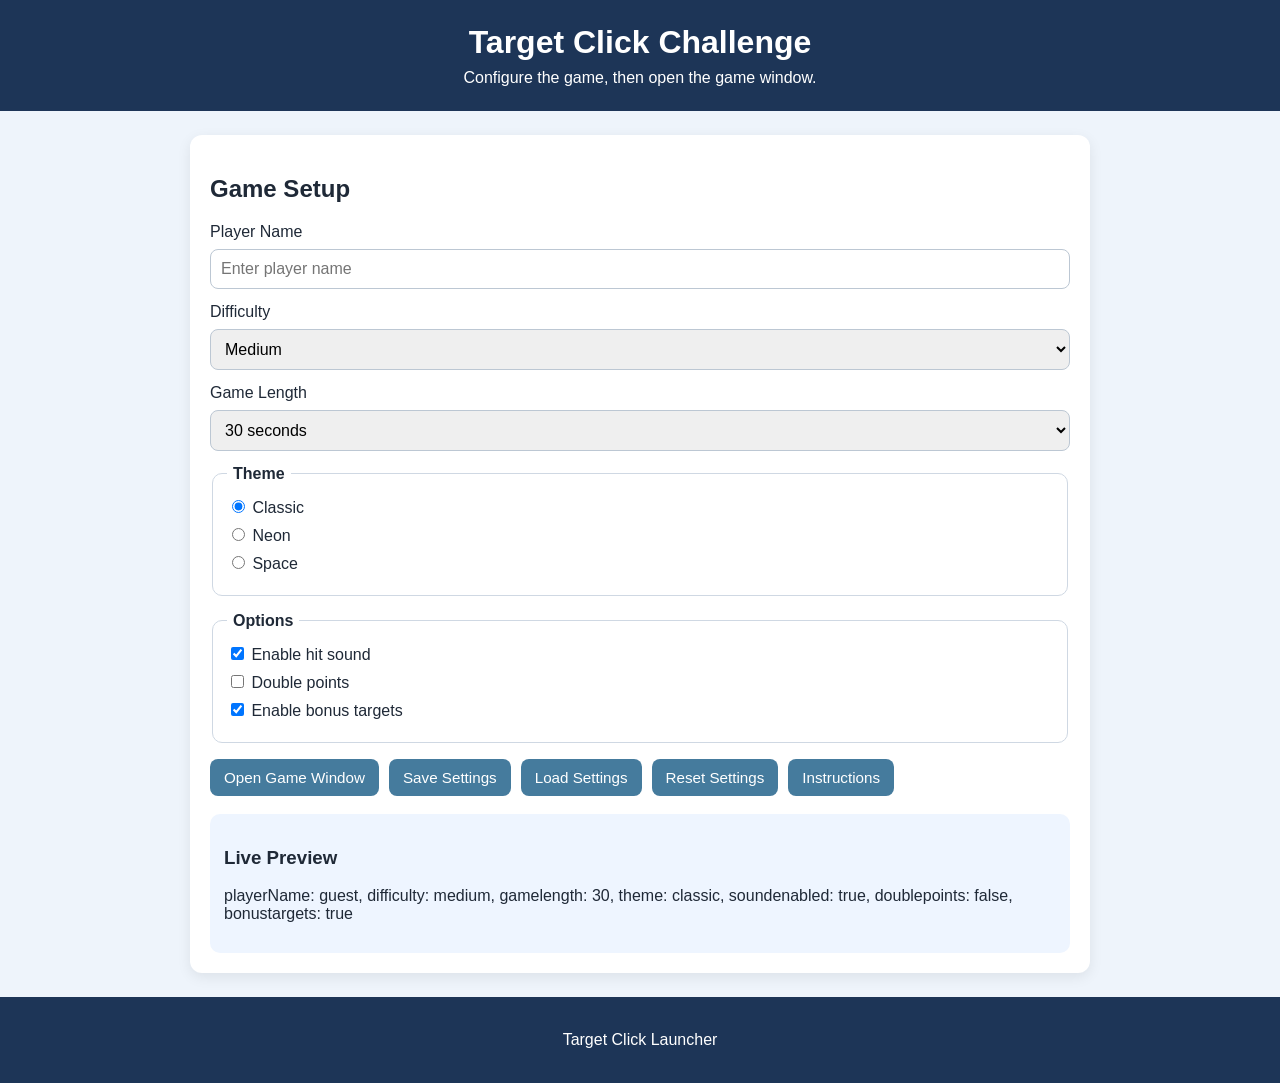
<file: index.html>
<!doctype html>
<html lang="en">
  <head>
    <meta charset="UTF-8" />
    <meta name="viewport" content="width=device-width, initial-scale=1.0" />
    <title>Target Click Launcher</title>
    <link rel="stylesheet" href="styles.css" />
  </head>
  <body>
    <header class="page-header">
      <h1>Target Click Challenge</h1>
      <p>Configure the game, then open the game window.</p>
    </header>

    <main class="container">
      <section class="card">
        <h2>Game Setup</h2>

        <form id="setupForm">
          <div class="form-row">
            <label for="playerName">Player Name</label>
            <input
              type="text"
              id="playerName"
              name="playerName"
              maxlength="20"
              placeholder="Enter player name"
            />
          </div>

          <div class="form-row">
            <label for="difficulty">Difficulty</label>
            <select id="difficulty" name="difficulty">
              <option value="easy">Easy</option>
              <option value="medium" selected>Medium</option>
              <option value="hard">Hard</option>
            </select>
          </div>

          <div class="form-row">
            <label for="gameLength">Game Length</label>
            <select id="gameLength" name="gameLength">
              <option value="20">20 seconds</option>
              <option value="30" selected>30 seconds</option>
              <option value="45">45 seconds</option>
            </select>
          </div>

          <fieldset>
            <legend>Theme</legend>

            <label class="option-line">
              <input type="radio" name="theme" value="classic" checked />
              Classic
            </label>

            <label class="option-line">
              <input type="radio" name="theme" value="neon" />
              Neon
            </label>

            <label class="option-line">
              <input type="radio" name="theme" value="space" />
              Space
            </label>
          </fieldset>

          <fieldset>
            <legend>Options</legend>

            <label class="option-line">
              <input type="checkbox" id="soundEnabled" checked />
              Enable hit sound
            </label>

            <label class="option-line">
              <input type="checkbox" id="doublePoints" />
              Double points
            </label>

            <label class="option-line">
              <input type="checkbox" id="bonusTargets" checked />
              Enable bonus targets
            </label>
          </fieldset>

          <div class="button-row">
            <button type="button" id="openGameBtn">Open Game Window</button>
            <button type="button" id="saveSettingsBtn">Save Settings</button>
            <button type="button" id="loadSettingsBtn">Load Settings</button>
            <button type="button" id="resetSettingsBtn">Reset Settings</button>
            <button
              type="button"
              onclick="window.location.href = 'instructions.html'"
            >
              Instructions
            </button>
          </div>
        </form>

        <div class="preview-box">
          <h3>Live Preview</h3>
          <p id="previewText">No settings selected yet.</p>
        </div>
      </section>
    </main>

    <footer class="page-footer">
      <p>Target Click Launcher</p>
    </footer>

    <script src="launcher.js"></script>
  </body>
</html>
</file>
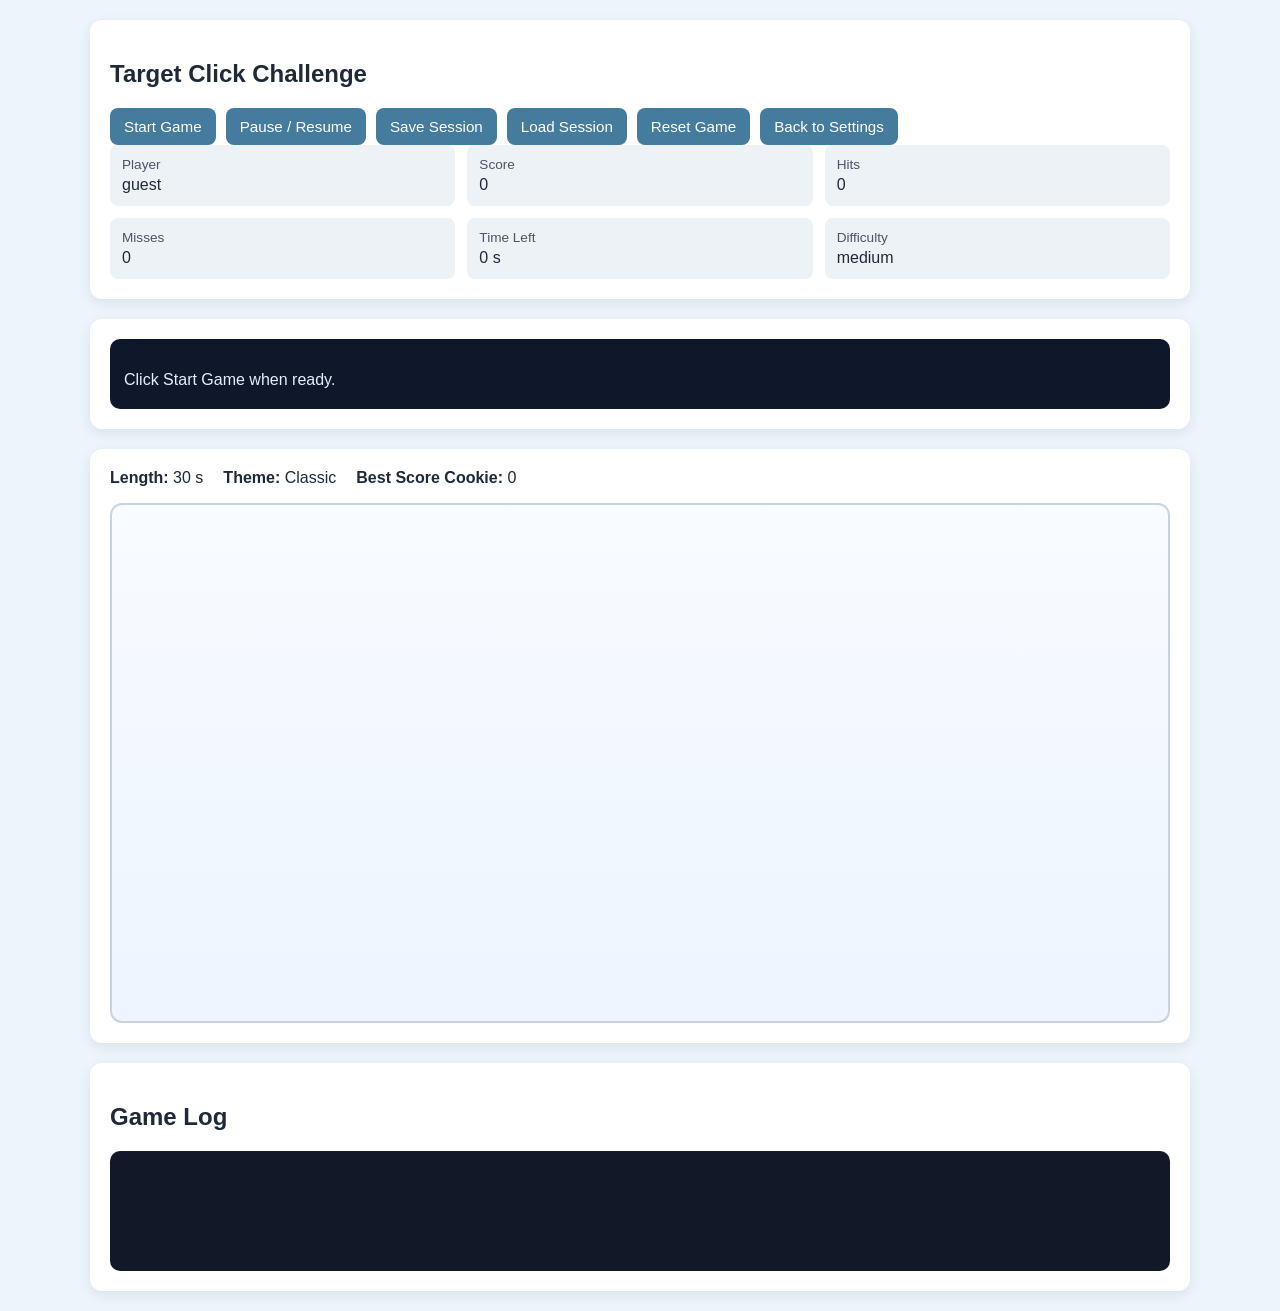
<file: game.html>
<!doctype html>
<html lang="en">
  <head>
    <meta charset="UTF-8" />
    <meta name="viewport" content="width=device-width, initial-scale=1.0" />
    <title>Target Click Game</title>
    <link rel="stylesheet" href="styles.css" />
  </head>
  <body>
    <main class="game-window-wrap">
      <section class="card">
        <h1>Target Click Challenge</h1>

        <div class="button-row">
          <button id="startBtn" type="button">Start Game</button>
          <button id="pauseBtn" type="button">Pause / Resume</button>
          <button id="saveBtn" type="button">Save Session</button>
          <button id="loadBtn" type="button">Load Session</button>
          <button id="resetBtn" type="button">Reset Game</button>
          <button id="backBtn" type="button">Back to Settings</button>
        </div>

        <div class="stats-grid game-stats-grid">
          <div class="stat-box">
            <span class="label">Player</span>
            <span id="displayPlayer">-</span>
          </div>
          <div class="stat-box">
            <span class="label">Score</span>
            <span id="displayScore">0</span>
          </div>
          <div class="stat-box">
            <span class="label">Hits</span>
            <span id="displayHits">0</span>
          </div>
          <div class="stat-box">
            <span class="label">Misses</span>
            <span id="displayMisses">0</span>
          </div>
          <div class="stat-box">
            <span class="label">Time Left</span>
            <span id="displayTimeLeft">0 s</span>
          </div>
          <div class="stat-box">
            <span class="label">Difficulty</span>
            <span id="displayDifficulty">-</span>
          </div>
        </div>
      </section>

      <section class="card">
        <div id="messageArea" class="message-area">
          Click Start Game when ready.
        </div>
      </section>

      <section class="card">
        <div id="boardInfo" class="board-info">
          <span
            ><strong>Length:</strong>
            <span id="displayGameLength">-</span></span
          >
          <span><strong>Theme:</strong> <span id="displayTheme">-</span></span>
          <span
            ><strong>Best Score Cookie:</strong>
            <span id="displayBestScore">0</span></span
          >
        </div>

        <div id="targetArea" class="target-area"></div>
      </section>

      <section class="card">
        <h2>Game Log</h2>
        <div id="logArea" class="log-area"></div>
      </section>
    </main>

    <script src="game.js"></script>
  </body>
</html>
</file>
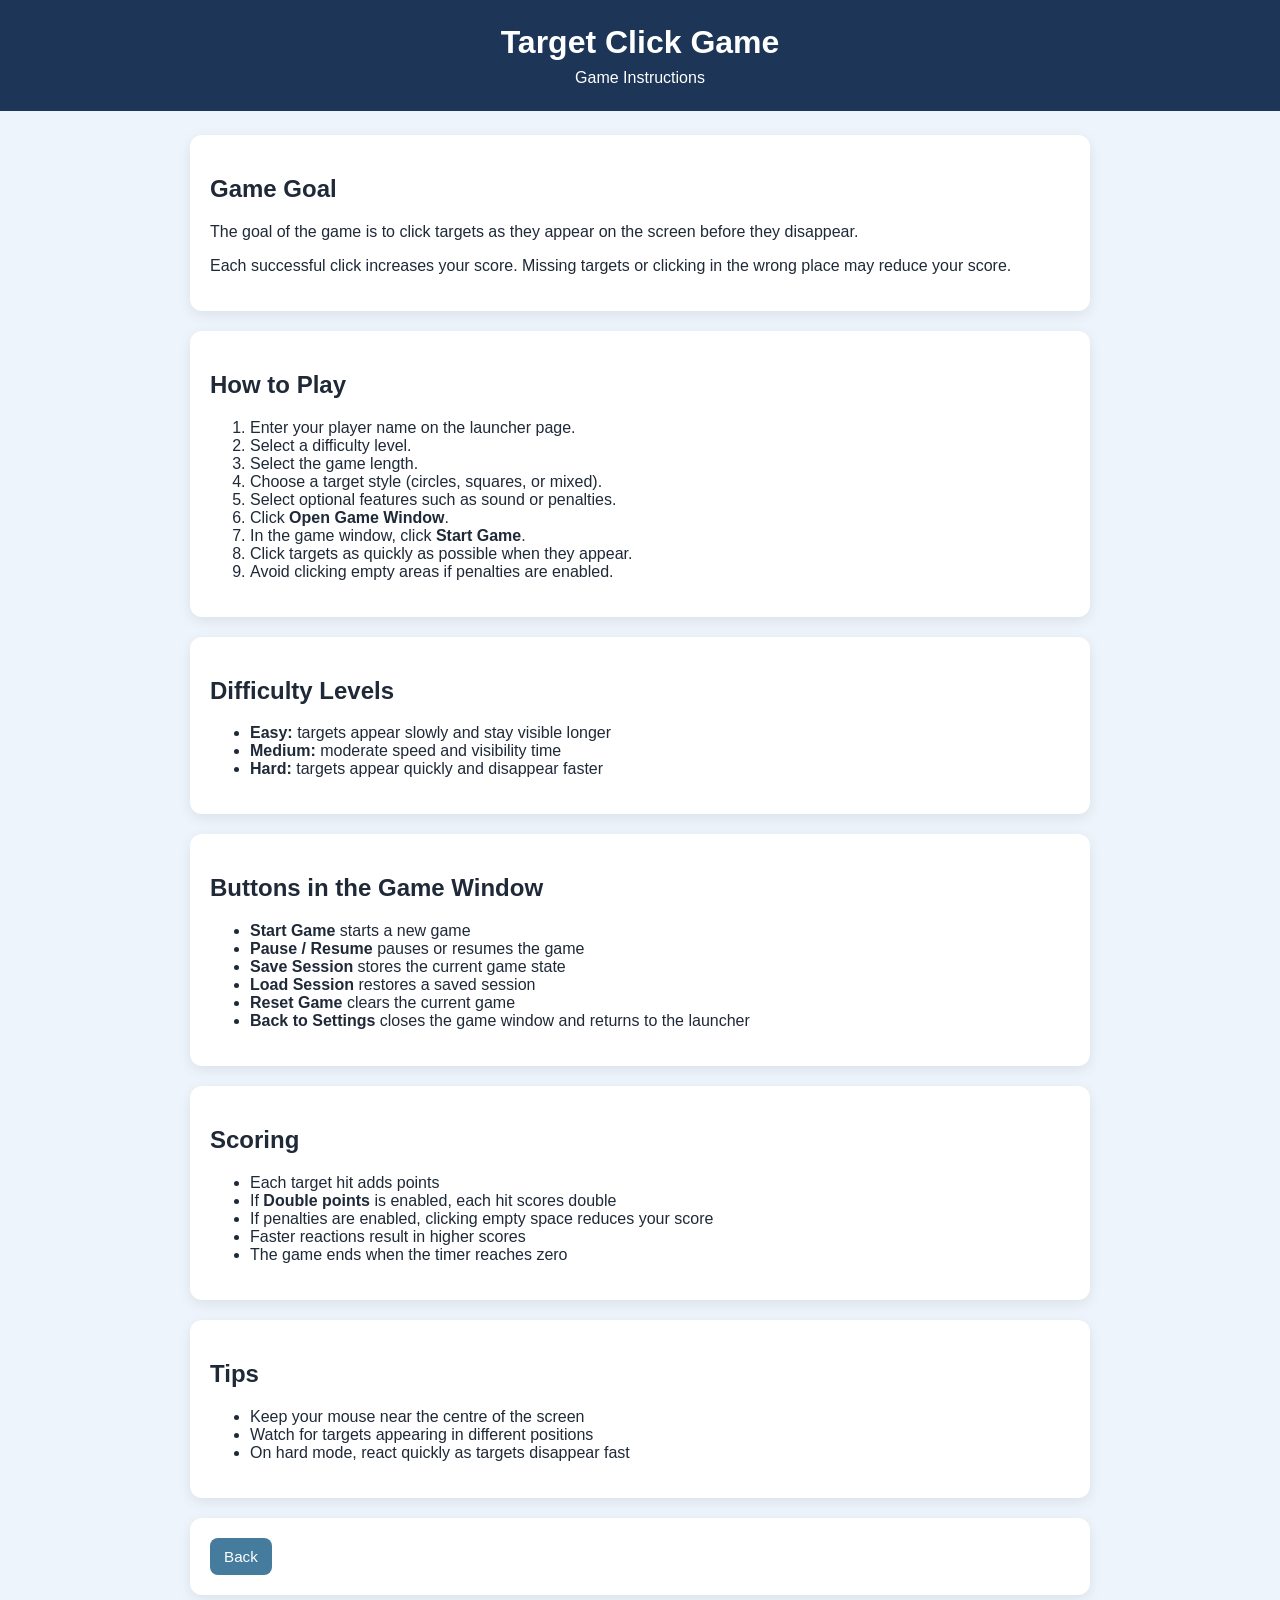
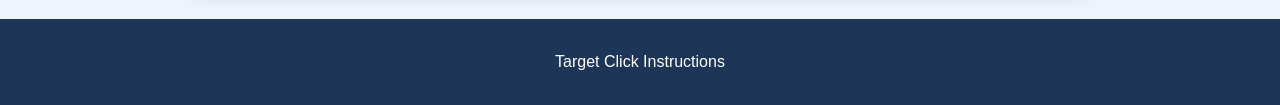
<file: instructions.html>
<!doctype html>
<html lang="en">
  <head>
    <meta charset="UTF-8" />
    <meta name="viewport" content="width=device-width, initial-scale=1.0" />
    <title>Target Click Instructions</title>
    <link rel="stylesheet" href="styles.css" />
  </head>
  <body>
    <header class="page-header">
      <h1>Target Click Game</h1>
      <p>Game Instructions</p>
    </header>

    <main class="container">
      <section class="card">
        <h2>Game Goal</h2>
        <p>
          The goal of the game is to click targets as they appear on the screen
          before they disappear.
        </p>
        <p>
          Each successful click increases your score. Missing targets or
          clicking in the wrong place may reduce your score.
        </p>
      </section>

      <section class="card">
        <h2>How to Play</h2>
        <ol>
          <li>Enter your player name on the launcher page.</li>
          <li>Select a difficulty level.</li>
          <li>Select the game length.</li>
          <li>Choose a target style (circles, squares, or mixed).</li>
          <li>Select optional features such as sound or penalties.</li>
          <li>Click <strong>Open Game Window</strong>.</li>
          <li>In the game window, click <strong>Start Game</strong>.</li>
          <li>Click targets as quickly as possible when they appear.</li>
          <li>Avoid clicking empty areas if penalties are enabled.</li>
        </ol>
      </section>

      <section class="card">
        <h2>Difficulty Levels</h2>
        <ul>
          <li>
            <strong>Easy:</strong> targets appear slowly and stay visible longer
          </li>
          <li><strong>Medium:</strong> moderate speed and visibility time</li>
          <li>
            <strong>Hard:</strong> targets appear quickly and disappear faster
          </li>
        </ul>
      </section>

      <section class="card">
        <h2>Buttons in the Game Window</h2>
        <ul>
          <li><strong>Start Game</strong> starts a new game</li>
          <li><strong>Pause / Resume</strong> pauses or resumes the game</li>
          <li><strong>Save Session</strong> stores the current game state</li>
          <li><strong>Load Session</strong> restores a saved session</li>
          <li><strong>Reset Game</strong> clears the current game</li>
          <li>
            <strong>Back to Settings</strong> closes the game window and returns
            to the launcher
          </li>
        </ul>
      </section>

      <section class="card">
        <h2>Scoring</h2>
        <ul>
          <li>Each target hit adds points</li>
          <li>
            If <strong>Double points</strong> is enabled, each hit scores double
          </li>
          <li>
            If penalties are enabled, clicking empty space reduces your score
          </li>
          <li>Faster reactions result in higher scores</li>
          <li>The game ends when the timer reaches zero</li>
        </ul>
      </section>

      <section class="card">
        <h2>Tips</h2>
        <ul>
          <li>Keep your mouse near the centre of the screen</li>
          <li>Watch for targets appearing in different positions</li>
          <li>On hard mode, react quickly as targets disappear fast</li>
        </ul>
      </section>

      <section class="card">
        <div class="button-row">
          <button type="button" onclick="window.location.href = 'index.html'">
            Back
          </button>
        </div>
      </section>
    </main>

    <footer class="page-footer">
      <p>Target Click Instructions</p>
    </footer>
  </body>
</html>
</file>
<file: styles.css>
* {
    box-sizing: border-box;
}

body {
    margin: 0;
    font-family: Arial, Helvetica, sans-serif;
    background-color: #eef4fb;
    color: #1f2937;
}

.page-header {
    text-align: center;
    background-color: #1d3557;
    color: white;
    padding: 24px 16px;
}

.page-header h1 {
    margin: 0 0 8px 0;
}

.page-header p {
    margin: 0;
}

.container {
    width: min(900px, 95%);
    margin: 24px auto;
}

.game-window-wrap {
    width: min(1100px, 96%);
    margin: 20px auto;
}

.card {
    background-color: white;
    border-radius: 12px;
    padding: 20px;
    margin-bottom: 20px;
    box-shadow: 0 4px 14px rgba(0, 0, 0, 0.08);
}

.form-row {
    display: grid;
    gap: 8px;
    margin-bottom: 14px;
}

.form-row input,
.form-row select {
    padding: 10px;
    border: 1px solid #bcc7d3;
    border-radius: 8px;
    font-size: 1rem;
}

fieldset {
    border: 1px solid #cfd8e3;
    border-radius: 10px;
    margin-bottom: 16px;
    padding: 14px;
}

legend {
    font-weight: bold;
    padding: 0 6px;
}

.option-line {
    display: block;
    margin-bottom: 8px;
}

.button-row {
    display: flex;
    flex-wrap: wrap;
    gap: 10px;
}

button {
    padding: 10px 14px;
    border: none;
    border-radius: 8px;
    background-color: #457b9d;
    color: white;
    cursor: pointer;
    font-size: 0.95rem;
}

button:hover {
    background-color: #355f79;
}

.preview-box {
    margin-top: 18px;
    background-color: #eef5ff;
    border-radius: 10px;
    padding: 14px;
}

.stats-grid {
    display: grid;
    gap: 12px;
}

.game-stats-grid {
    grid-template-columns: repeat(3, 1fr);
}

.stat-box {
    background-color: #edf2f7;
    border-radius: 8px;
    padding: 12px;
}

.label {
    display: block;
    font-size: 0.85rem;
    color: #4b5563;
    margin-bottom: 4px;
}

.board-info {
    display: flex;
    flex-wrap: wrap;
    gap: 20px;
    margin-bottom: 16px;
}

.target-area {
    position: relative;
    width: 100%;
    height: 520px;
    border: 2px solid #c7d3e0;
    border-radius: 12px;
    overflow: hidden;
    background: linear-gradient(to bottom, #f8fbff 0%, #edf5ff 100%);
}

.target {
    position: absolute;
    border-radius: 50%;
    cursor: pointer;
    -webkit-user-select: none;
    user-select: none;
    display: grid;
    place-items: center;
    font-weight: bold;
    color: white;
    border: 3px solid rgba(255, 255, 255, 0.7);
    box-shadow: 0 3px 10px rgba(0, 0, 0, 0.18);
}

.target::before,
.target::after {
    content: "";
    position: absolute;
    border-radius: 50%;
}

.target::before {
    inset: 18%;
    border: 3px solid rgba(255, 255, 255, 0.75);
}

.target::after {
    inset: 38%;
    background: rgba(255, 255, 255, 0.9);
}

.target.classic {
    background: radial-gradient(circle, #ef4444 0%, #dc2626 100%);
}

.target.neon {
    background: radial-gradient(circle, #22c55e 0%, #16a34a 100%);
}

.target.space {
    background: radial-gradient(circle, #7c3aed 0%, #5b21b6 100%);
}

.target.bonus {
    outline: 5px solid rgba(255, 215, 0, 0.45);
}

.target.hit-animation {
    transform: scale(1.25);
    opacity: 0;
    transition: transform 0.14s ease, opacity 0.14s ease;
}

.message-area {
    min-height: 70px;
    background: #0f172a;
    color: #e5eefc;
    border-radius: 10px;
    padding: 14px;
    white-space: pre-line;
}

.log-area {
    min-height: 120px;
    max-height: 240px;
    overflow-y: auto;
    background: #111827;
    color: #f9fafb;
    border-radius: 10px;
    padding: 14px;
    white-space: pre-line;
}

.log-entry {
    border-bottom: 1px solid rgba(255, 255, 255, 0.12);
    padding-bottom: 8px;
    margin-bottom: 8px;
}

.page-footer {
    text-align: center;
    padding: 18px;
    background-color: #1d3557;
    color: white;
    margin-top: 24px;
}

@media (max-width: 800px) {
    .game-stats-grid {
        grid-template-columns: 1fr;
    }

    .target-area {
        height: 420px;
    }
}
</file>
